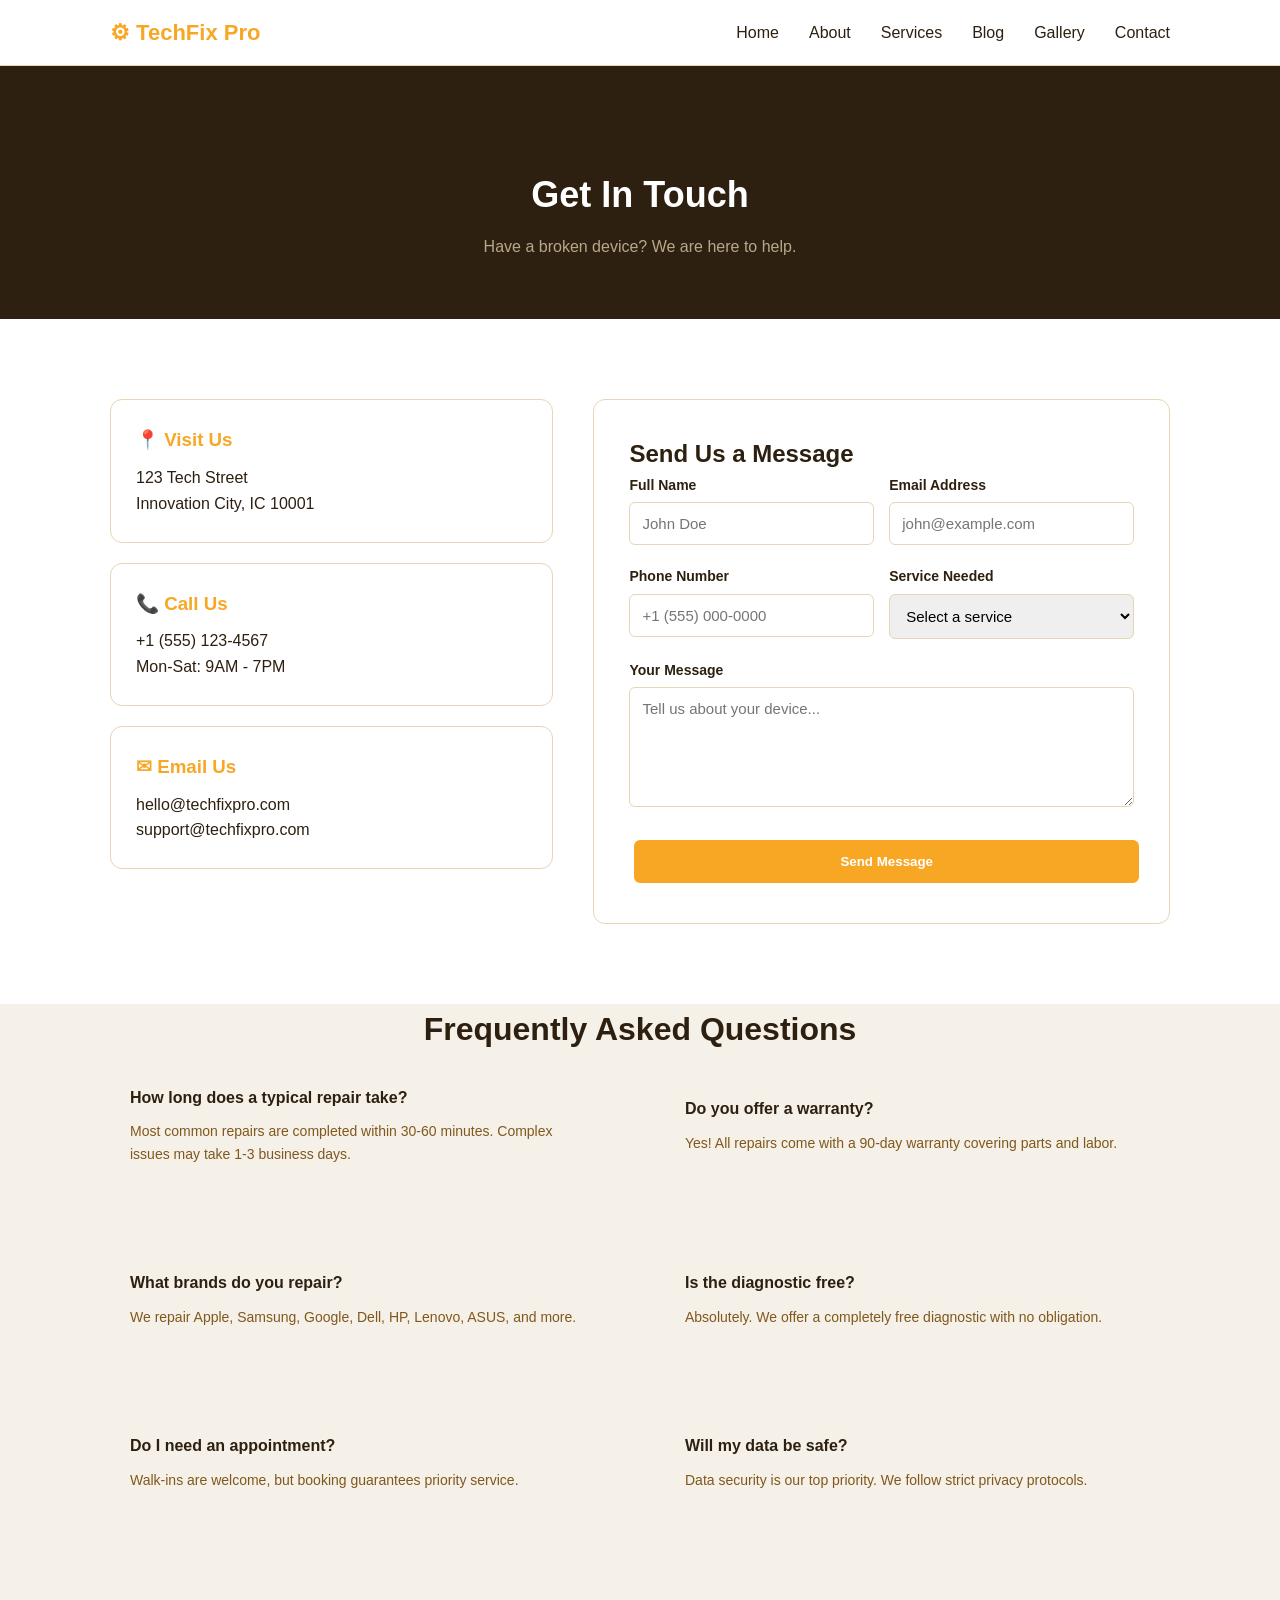
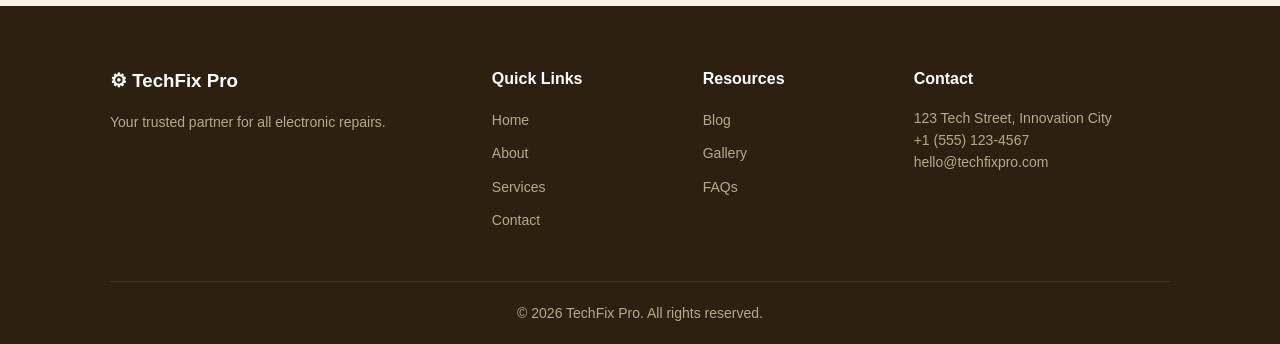
<file: contact.html>
<!DOCTYPE html>
<html lang="en">
<head>
    <meta charset="UTF-8">
    <meta name="viewport" content="width=device-width, initial-scale=1.0">
    <title>Contact Us - TechFix Pro</title>
    <link rel="stylesheet" href="style.css">
</head>
<body>

    <nav class="navbar">
        <div class="container nav-container">
            <a href="index.html" class="logo">&#9881; TechFix Pro</a>
            <ul class="nav-links">
                <li><a href="index.html">Home</a></li>
                <li><a href="about.html">About</a></li>
                <li><a href="services.html">Services</a></li>
                <li><a href="blog.html">Blog</a></li>
                <li><a href="gallery.html">Gallery</a></li>
                <li><a href="contact.html">Contact</a></li>
            </ul>
        </div>
    </nav>

    <header class="page-header">
        <div class="container">
            <h1>Get In Touch</h1>
            <p>Have a broken device? We are here to help.</p>
        </div>
    </header>

    <section class="section">
        <div class="container">
            <div class="contact-grid">
                <div>
                    <div class="contact-info-box">
                        <h3>&#128205; Visit Us</h3>
                        <p>123 Tech Street<br>Innovation City, IC 10001</p>
                    </div>
                    <div class="contact-info-box">
                        <h3>&#128222; Call Us</h3>
                        <p>+1 (555) 123-4567<br>Mon-Sat: 9AM - 7PM</p>
                    </div>
                    <div class="contact-info-box">
                        <h3>&#9993; Email Us</h3>
                        <p>hello@techfixpro.com<br>support@techfixpro.com</p>
                    </div>
                </div>
                <div class="contact-form">
                    <h2>Send Us a Message</h2>
                    <form action="#" method="post">
                        <div class="form-row">
                            <div class="form-group">
                                <label for="name">Full Name</label>
                                <input type="text" id="name" name="name" placeholder="John Doe" required>
                            </div>
                            <div class="form-group">
                                <label for="email">Email Address</label>
                                <input type="email" id="email" name="email" placeholder="john@example.com" required>
                            </div>
                        </div>
                        <div class="form-row">
                            <div class="form-group">
                                <label for="phone">Phone Number</label>
                                <input type="tel" id="phone" name="phone" placeholder="+1 (555) 000-0000">
                            </div>
                            <div class="form-group">
                                <label for="service">Service Needed</label>
                                <select id="service" name="service" required>
                                    <option value="" disabled selected>Select a service</option>
                                    <option value="phone">Phone Repair</option>
                                    <option value="laptop">Laptop Repair</option>
                                    <option value="tablet">Tablet / iPad Repair</option>
                                    <option value="other">Other / Not Sure</option>
                                </select>
                            </div>
                        </div>
                        <div class="form-group">
                            <label for="message">Your Message</label>
                            <textarea id="message" name="message" placeholder="Tell us about your device..." required></textarea>
                        </div>
                        <button type="submit" class="btn" style="width: 100%;">Send Message</button>
                    </form>
                </div>
            </div>
        </div>
    </section>

    <section class="section" style="background: var(--light-gray); padding-top: 0;">
        <div class="container">
            <h2 class="section-title">Frequently Asked Questions</h2>
            <div class="two-col">
                <div class="faq-item">
                    <h3>How long does a typical repair take?</h3>
                    <p>Most common repairs are completed within 30-60 minutes. Complex issues may take 1-3 business days.</p>
                </div>
                <div class="faq-item">
                    <h3>Do you offer a warranty?</h3>
                    <p>Yes! All repairs come with a 90-day warranty covering parts and labor.</p>
                </div>
                <div class="faq-item">
                    <h3>What brands do you repair?</h3>
                    <p>We repair Apple, Samsung, Google, Dell, HP, Lenovo, ASUS, and more.</p>
                </div>
                <div class="faq-item">
                    <h3>Is the diagnostic free?</h3>
                    <p>Absolutely. We offer a completely free diagnostic with no obligation.</p>
                </div>
                <div class="faq-item">
                    <h3>Do I need an appointment?</h3>
                    <p>Walk-ins are welcome, but booking guarantees priority service.</p>
                </div>
                <div class="faq-item">
                    <h3>Will my data be safe?</h3>
                    <p>Data security is our top priority. We follow strict privacy protocols.</p>
                </div>
            </div>
        </div>
    </section>

    <footer class="footer">
        <div class="container">
            <div class="footer-grid">
                <div class="footer-brand">
                    <h3>&#9881; TechFix Pro</h3>
                    <p>Your trusted partner for all electronic repairs.</p>
                </div>
                <div class="footer-links">
                    <h4>Quick Links</h4>
                    <ul>
                        <li><a href="index.html">Home</a></li>
                        <li><a href="about.html">About</a></li>
                        <li><a href="services.html">Services</a></li>
                        <li><a href="contact.html">Contact</a></li>
                    </ul>
                </div>
                <div class="footer-links">
                    <h4>Resources</h4>
                    <ul>
                        <li><a href="blog.html">Blog</a></li>
                        <li><a href="gallery.html">Gallery</a></li>
                        <li><a href="contact.html">FAQs</a></li>
                    </ul>
                </div>
                <div class="footer-contact">
                    <h4>Contact</h4>
                    <p>123 Tech Street, Innovation City</p>
                    <p>+1 (555) 123-4567</p>
                    <p>hello@techfixpro.com</p>
                </div>
            </div>
            <div class="footer-bottom">
                <p>&copy; 2026 TechFix Pro. All rights reserved.</p>
            </div>
        </div>
    </footer>

</body>
</html>
</file>
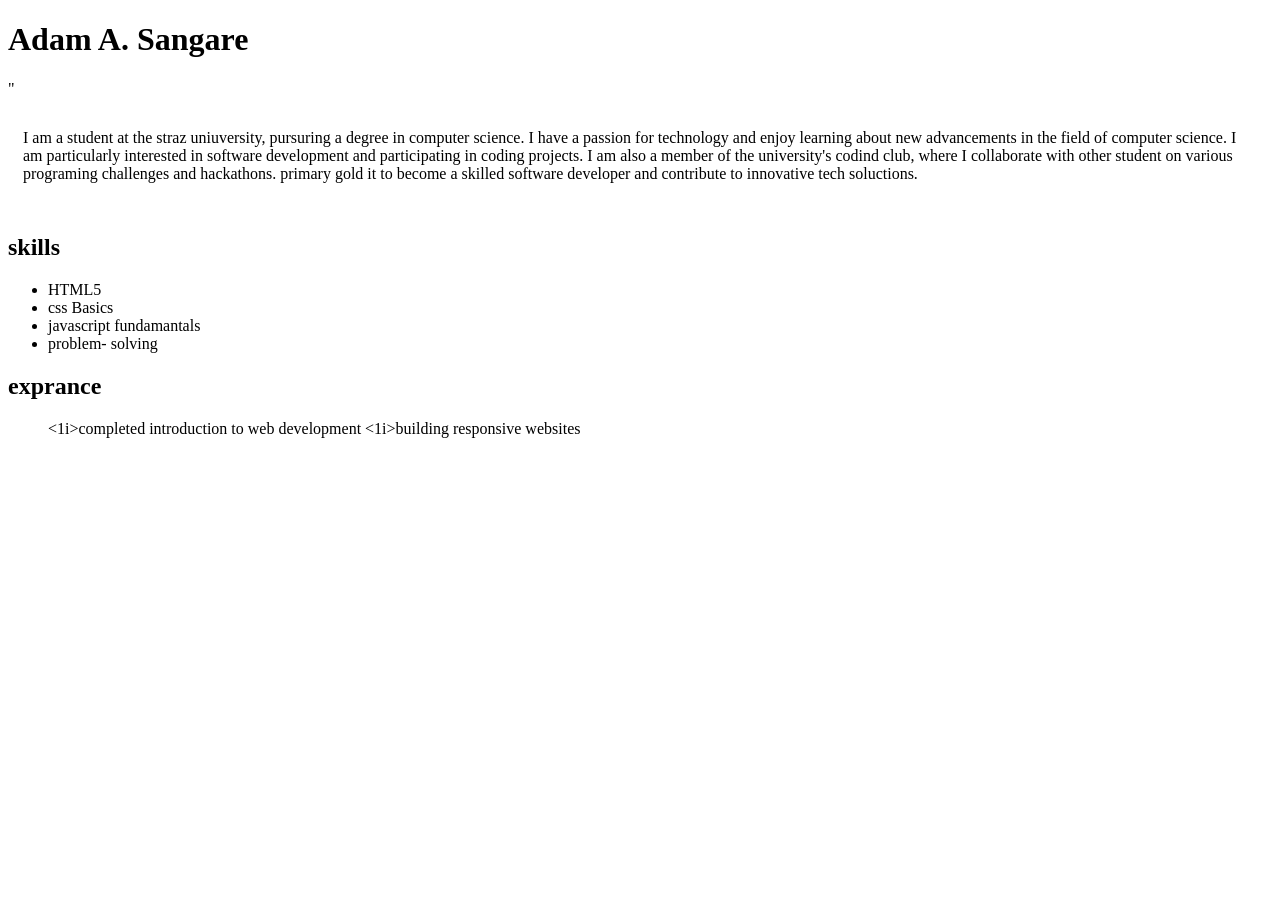
<file: project 2.html>
<!doctype html>
<html lang="en">
    <head>
        <meta charset="UTF-8">
        <meta name="viewport"content="width=device-width, initial-scale=1.0">
        <title>project 2:</title>

        <!--
        name:Adam A. Sangare
        Date:March 24,2026
        Project: Assignment #2-- the digital profile
        Objective:creat a professionasl personal profile page demonstrating HTML5 structure, element flow, and inline style
    -->
    </head>
    <body>
        <header>
            <h1 style="color blue:"reg(0,102,204);">Adam A. Sangare</h1>"
        </header>
        <div style="background-color: aqua:#f4f4f4; padding: 15px; margin-bottom:20px;">
            <p>
                I am a student at the straz uniuversity, pursuring a degree in computer science. I have a passion for technology and enjoy learning about new advancements in the field of computer science. I am particularly interested in software development and participating in coding projects. I am also a member of the university's codind club, where I collaborate with other student on various programing challenges and hackathons.
                <span style="border bottom:2px solid hsl(200,70%,50%);">primary gold</span>
                it to become a skilled software developer and contribute to innovative tech soluctions.

            </p>
        </div>
        <section>
            <h2>skills</h2>
            <ul>
                <li>HTML5</li>
                <li>css Basics</li>
                <li>javascript fundamantals</li>
                <li>problem- solving</li>
            </ul>
    
        <h2>exprance</h2>
        <ol>
    <1i>completed introduction to web development</1i>
    <1i>building responsive websites</1i>
        </section>
    </body>
</html>
</file>
<file: style.css>
/* ---- CSS Variables ---- */
:root {
    --primary: #F8A725;
    --primary-dark: #C68623;
    --dark: #2D2010;
    --gray: #80581D;
    --light-gray: #f5f0e8;
    --white: #ffffff;
    --border: #e8d5b5;
}

/* ---- Reset & Base Styles ---- */
* {
    margin: 0;
    padding: 0;
    box-sizing: border-box;
}

body {
    font-family: 'Segoe UI', Tahoma, Geneva, Verdana, sans-serif;
    color: var(--dark);
    line-height: 1.6;
}

img {
    max-width: 100%;
    display: block;
}

a {
    text-decoration: none;
    color: inherit;
}

/* ---- Container ---- */
.container {
    max-width: 1100px;
    margin: 0 auto;
    padding: 0 20px;
}

/* ---- Buttons ---- */
.btn {
    display: inline-block;
    padding: 12px 28px;
    background: var(--primary);
    color: var(--white);
    border-radius: 6px;
    font-weight: 600;
    border: 2px solid var(--primary);
    margin: 5px;
}

.btn:hover {
    background: var(--primary-dark);
    border-color: var(--primary-dark);
}

.btn-outline {
    background: transparent;
    color: var(--white);
    border: 2px solid var(--white);
}

.btn-outline:hover {
    background: var(--white);
    color: var(--dark);
}

/* ---- Navigation ---- */
.navbar {
    background: var(--white);
    border-bottom: 1px solid var(--border);
    padding: 15px 0;
}

.nav-container {
    display: flex;
    justify-content: space-between;
    align-items: center;
}

.logo {
    font-size: 22px;
    font-weight: 800;
    color: var(--primary);
}

.nav-links {
    list-style: none;
    display: flex;
    gap: 30px;
}

.nav-links a {
    color: var(--dark);
    font-weight: 500;
}

.nav-links a:hover {
    color: var(--primary);
}

/* ---- Hero Section ---- */
.hero {
    background: linear-gradient(135deg, var(--dark) 0%, var(--gray) 100%);
    color: var(--white);
    text-align: center;
    padding: 100px 20px;
}

.hero h1 {
    font-size: 42px;
    margin-bottom: 15px;
}

.hero p {
    font-size: 18px;
    max-width: 600px;
    margin: 0 auto 30px;
    opacity: 0.9;
}

/* ---- Section Styles ---- */
.section {
    padding: 80px 0;
}

.section-title {
    text-align: center;
    font-size: 32px;
    margin-bottom: 10px;
}

.section-subtitle {
    text-align: center;
    color: var(--gray);
    margin-bottom: 50px;
}

/* ---- Card Grid ---- */
.card-grid {
    display: grid;
    gap: 25px;
}

.three-col {
    grid-template-columns: repeat(3, 1fr);
}

.two-col {
    grid-template-columns: repeat(2, 1fr);
}

/* ---- Cards ---- */
.card {
    background: var(--white);
    border: 1px solid var(--border);
    border-radius: 12px;
    padding: 30px;
    text-align: center;
}

.card:hover {
    box-shadow: 0 5px 20px rgba(45, 32, 16, 0.1);
}

.card-icon {
    font-size: 40px;
    margin-bottom: 15px;
}

.card h3 {
    font-size: 20px;
    margin-bottom: 10px;
}

.card p {
    color: var(--gray);
}

/* ---- News Cards ---- */
.news-card {
    padding: 0;
    overflow: hidden;
    text-align: left;
}

.news-card img {
    width: 100%;
    height: 200px;
    object-fit: cover;
}

.card-body {
    padding: 20px;
}

.tag {
    display: inline-block;
    background: var(--primary);
    color: var(--white);
    padding: 4px 12px;
    border-radius: 20px;
    font-size: 12px;
    font-weight: 600;
    text-transform: uppercase;
}

.card-body h3 {
    margin: 10px 0;
}

.card-body a {
    color: var(--primary);
    font-weight: 600;
}

/* ---- About Section ---- */
.about-section {
    background: var(--light-gray);
}

.two-col {
    display: grid;
    grid-template-columns: 1fr 1fr;
    gap: 50px;
    align-items: center;
}

.about-text h2 {
    font-size: 32px;
    margin-bottom: 15px;
}

.about-text p {
    color: var(--gray);
    margin-bottom: 15px;
}

.feature-list {
    list-style: none;
    margin: 20px 0;
}

.feature-list li {
    padding: 8px 0;
    color: var(--dark);
}

.about-image img {
    border-radius: 12px;
    box-shadow: 0 10px 30px rgba(0,0,0,0.1);
}

/* ---- Newsletter ---- */
.newsletter {
    background: var(--primary);
    color: var(--white);
    text-align: center;
    padding: 60px 20px;
}

.newsletter h2 {
    font-size: 28px;
    margin-bottom: 10px;
}

.newsletter p {
    margin-bottom: 25px;
    opacity: 0.9;
}

.newsletter form {
    display: flex;
    justify-content: center;
    gap: 10px;
    flex-wrap: wrap;
}

.newsletter input {
    padding: 12px 20px;
    border: none;
    border-radius: 6px;
    width: 300px;
    font-size: 16px;
}

/* ---- Testimonials ---- */
.testimonials {
    background: var(--light-gray);
}

.testimonial-card {
    text-align: left;
}

.quote {
    font-style: italic;
    color: var(--dark);
    margin-bottom: 15px;
}

.author {
    font-weight: 700;
    color: var(--primary-dark);
}

/* ---- Clients ---- */
.clients {
    text-align: center;
}

.client-logos {
    display: flex;
    justify-content: center;
    gap: 40px;
    flex-wrap: wrap;
    margin-top: 30px;
}

.client-logos span {
    font-size: 18px;
    font-weight: 700;
    color: var(--gray);
    opacity: 0.6;
}

/* ---- Footer ---- */
.footer {
    background: var(--dark);
    color: var(--white);
    padding: 60px 0 20px;
}

.footer-grid {
    display: grid;
    grid-template-columns: 2fr 1fr 1fr 1.5fr;
    gap: 40px;
    margin-bottom: 40px;
}

.footer h3, .footer h4 {
    margin-bottom: 15px;
}

.footer p {
    color: #b8a88a;
    font-size: 14px;
}

.footer-links ul {
    list-style: none;
}

.footer-links li {
    margin-bottom: 8px;
}

.footer-links a {
    color: #b8a88a;
    font-size: 14px;
}

.footer-links a:hover {
    color: var(--primary);
}

.footer-bottom {
    border-top: 1px solid rgba(255,255,255,0.1);
    padding-top: 20px;
    text-align: center;
}

/* ---- Page Header (for inner pages) ---- */
.page-header {
    background: var(--dark);
    color: var(--white);
    text-align: center;
    padding: 100px 20px 60px;
}

.page-header h1 {
    font-size: 36px;
    margin-bottom: 10px;
}

.page-header p {
    color: #b8a88a;
}

/* ---- Services Page ---- */
.service-detail {
    padding: 60px 0;
}

.service-detail:nth-child(even) {
    background: var(--light-gray);
}

.service-detail h2 {
    font-size: 26px;
    margin-bottom: 15px;
}

.service-detail p {
    color: var(--gray);
    margin-bottom: 15px;
}

.detail-list {
    list-style: none;
    margin: 15px 0 25px;
}

.detail-list li {
    padding: 6px 0;
    color: var(--dark);
}

.detail-list li::before {
    content: "¹4  ";
    color: var(--primary);
}

.price-tag {
    display: inline-block;
    background: var(--primary);
    color: var(--white);
    padding: 6px 16px;
    border-radius: 20px;
    font-weight: 700;
    font-size: 14px;
    margin-bottom: 15px;
}

/* ---- Pricing Cards ---- */
.pricing-grid {
    display: grid;
    grid-template-columns: repeat(3, 1fr);
    gap: 25px;
    margin-top: 40px;
}

.pricing-card {
    background: var(--white);
    border: 2px solid var(--border);
    border-radius: 12px;
    padding: 35px 25px;
    text-align: center;
}

.pricing-card.featured {
    border-color: var(--primary);
    position: relative;
}

.featured-badge {
    position: absolute;
    top: -12px;
    left: 50%;
    transform: translateX(-50%);
    background: var(--primary);
    color: var(--white);
    padding: 5px 15px;
    border-radius: 20px;
    font-size: 12px;
    font-weight: 700;
}

.pricing-card .price {
    font-size: 36px;
    font-weight: 800;
    color: var(--primary);
}

.pricing-card .price span {
    font-size: 16px;
    color: var(--gray);
    font-weight: 400;
}

.pricing-features {
    list-style: none;
    text-align: left;
    margin: 20px 0;
}

.pricing-features li {
    padding: 10px 0;
    border-bottom: 1px solid var(--border);
    font-size: 14px;
}

/* ---- Blog Page ---- */
.blog-grid {
    display: grid;
    grid-template-columns: 2fr 1fr;
    gap: 40px;
}

.blog-posts {
    display: grid;
    gap: 30px;
}

.blog-post {
    display: grid;
    grid-template-columns: 1fr 2fr;
    gap: 20px;
    background: var(--white);
    border: 1px solid var(--border);
    border-radius: 12px;
    overflow: hidden;
}

.blog-post img {
    width: 100%;
    height: 100%;
    object-fit: cover;
}

.blog-post-content {
    padding: 20px;
}

.sidebar {
    background: var(--white);
    border: 1px solid var(--border);
    border-radius: 12px;
    padding: 25px;
    height: fit-content;
}

.sidebar h3 {
    margin-bottom: 15px;
    padding-bottom: 10px;
    border-bottom: 2px solid var(--light-gray);
}

.sidebar ul {
    list-style: none;
}

.sidebar li {
    padding: 8px 0;
    border-bottom: 1px solid var(--light-gray);
}

.sidebar a {
    color: var(--gray);
    font-size: 14px;
}

.sidebar a:hover {
    color: var(--primary);
}

/* ---- Gallery Page ---- */
.gallery-grid {
    display: grid;
    grid-template-columns: repeat(3, 1fr);
    gap: 15px;
}

.gallery-item {
    border-radius: 10px;
    overflow: hidden;
}

.gallery-item img {
    width: 100%;
    height: 220px;
    object-fit: cover;
}

.gallery-item.wide {
    grid-column: span 2;
}

/* ---- Contact Page ---- */
.contact-grid {
    display: grid;
    grid-template-columns: 1fr 1.3fr;
    gap: 40px;
}

.contact-info-box {
    background: var(--white);
    border: 1px solid var(--border);
    border-radius: 12px;
    padding: 25px;
    margin-bottom: 20px;
}

.contact-info-box h3 {
    margin-bottom: 10px;
    color: var(--primary);
}

.contact-form {
    background: var(--white);
    border: 1px solid var(--border);
    border-radius: 12px;
    padding: 35px;
}

.form-group {
    margin-bottom: 20px;
}

.form-group label {
    display: block;
    margin-bottom: 6px;
    font-weight: 600;
    font-size: 14px;
}

.form-group input,
.form-group textarea,
.form-group select {
    width: 100%;
    padding: 12px;
    border: 1px solid var(--border);
    border-radius: 6px;
    font-size: 15px;
    font-family: inherit;
}

.form-group textarea {
    min-height: 120px;
    resize: vertical;
}

.form-row {
    display: grid;
    grid-template-columns: 1fr 1fr;
    gap: 15px;
}

/* ---- FAQ ---- */
.faq-item {
    background: var(--light-gray);
    border-radius: 10px;
    margin-bottom: 15px;
    padding: 20px;
}

.faq-item h3 {
    font-size: 16px;
    margin-bottom: 10px;
    color: var(--dark);
}

.faq-item p {
    color: var(--gray);
    font-size: 14px;
}

/* ============================================
   Responsive Design (Mobile)
   ============================================ */

@media (max-width: 768px) {
    .nav-links {
        display: none;
    }

    .hero h1 {
        font-size: 28px;
    }

    .three-col,
    .two-col,
    .pricing-grid,
    .gallery-grid,
    .blog-grid,
    .contact-grid,
    .footer-grid {
        grid-template-columns: 1fr;
    }

    .blog-post {
        grid-template-columns: 1fr;
    }

    .newsletter form {
        flex-direction: column;
        align-items: center;
    }

    .newsletter input {
        width: 100%;
        max-width: 300px;
    }

    .client-logos {
        gap: 20px;
    }

    .form-row {
        grid-template-columns: 1fr;
    }
}
</file>
